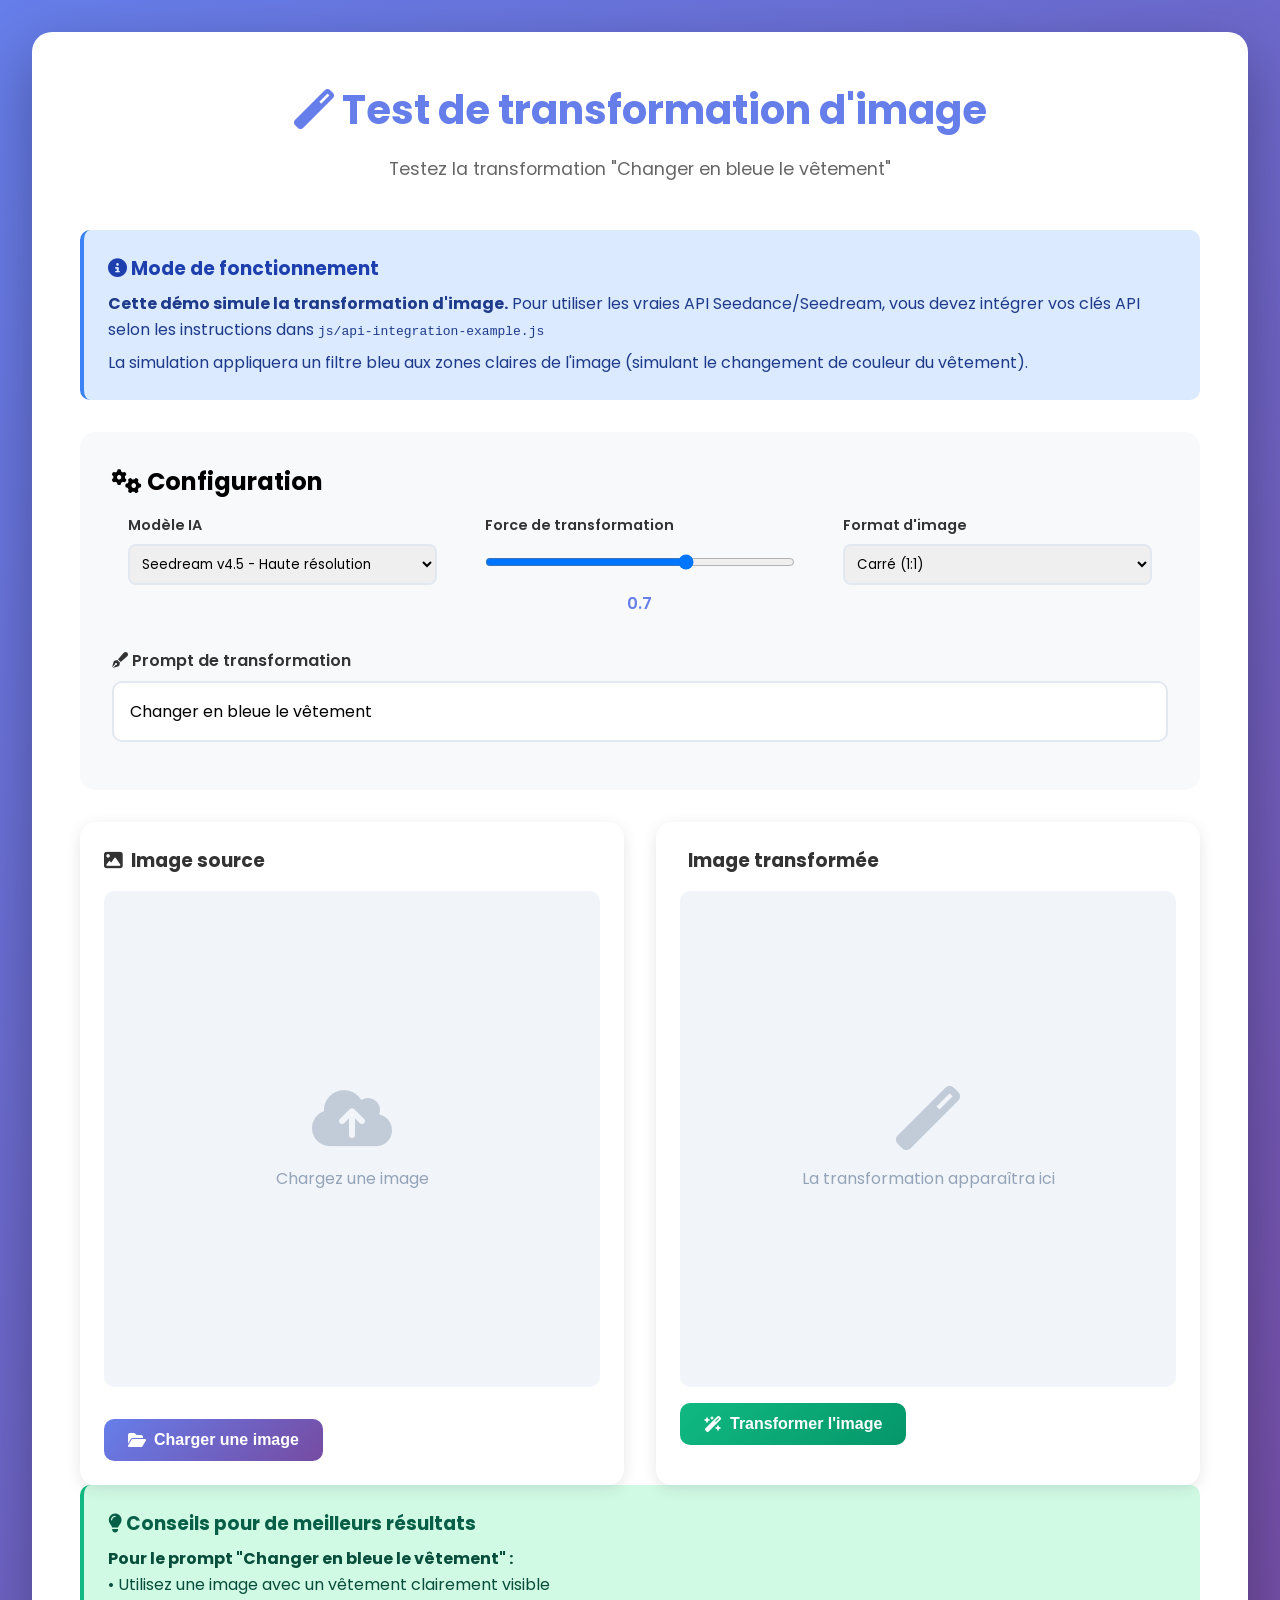
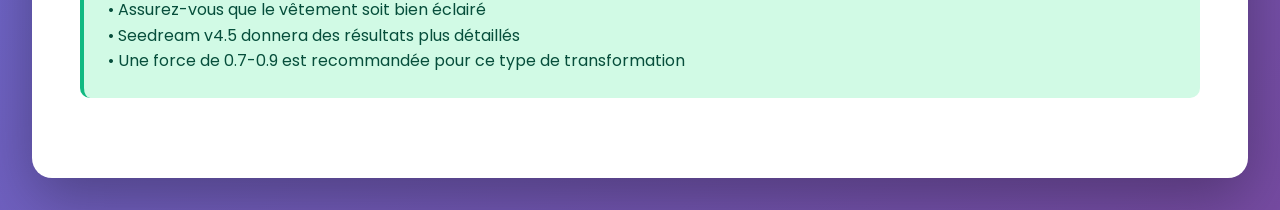
<file: demo-test.html>
<!DOCTYPE html>
<html lang="fr">
<head>
    <meta charset="UTF-8">
    <meta name="viewport" content="width=device-width, initial-scale=1.0">
    <title>Démo - Test de transformation</title>
    <link href="https://fonts.googleapis.com/css2?family=Poppins:wght@400;600;700&display=swap" rel="stylesheet">
    <link rel="stylesheet" href="https://cdn.jsdelivr.net/npm/@fortawesome/fontawesome-free@6.4.0/css/all.min.css">
    <style>
        * {
            margin: 0;
            padding: 0;
            box-sizing: border-box;
        }
        
        body {
            font-family: 'Poppins', sans-serif;
            background: linear-gradient(135deg, #667eea 0%, #764ba2 100%);
            min-height: 100vh;
            padding: 2rem;
        }
        
        .container {
            max-width: 1400px;
            margin: 0 auto;
            background: white;
            border-radius: 20px;
            padding: 3rem;
            box-shadow: 0 20px 60px rgba(0,0,0,0.3);
        }
        
        h1 {
            color: #667eea;
            text-align: center;
            margin-bottom: 1rem;
            font-size: 2.5rem;
        }
        
        .subtitle {
            text-align: center;
            color: #666;
            margin-bottom: 3rem;
            font-size: 1.1rem;
        }
        
        .demo-section {
            background: #f8f9fa;
            border-radius: 15px;
            padding: 2rem;
            margin-bottom: 2rem;
        }
        
        .demo-grid {
            display: grid;
            grid-template-columns: repeat(auto-fit, minmax(400px, 1fr));
            gap: 2rem;
            margin-top: 2rem;
        }
        
        .demo-card {
            background: white;
            border-radius: 15px;
            padding: 1.5rem;
            box-shadow: 0 4px 15px rgba(0,0,0,0.1);
        }
        
        .demo-card h3 {
            color: #333;
            margin-bottom: 1rem;
            display: flex;
            align-items: center;
            gap: 0.5rem;
        }
        
        .image-container {
            position: relative;
            border-radius: 10px;
            overflow: hidden;
            background: #f1f5f9;
            aspect-ratio: 1;
            display: flex;
            align-items: center;
            justify-content: center;
            margin-bottom: 1rem;
        }
        
        .placeholder {
            width: 100%;
            height: 100%;
            display: flex;
            flex-direction: column;
            align-items: center;
            justify-content: center;
            color: #94a3b8;
        }
        
        .placeholder i {
            font-size: 4rem;
            margin-bottom: 1rem;
            opacity: 0.5;
        }
        
        .upload-btn {
            margin-top: 1rem;
        }
        
        .btn {
            background: linear-gradient(135deg, #667eea 0%, #764ba2 100%);
            color: white;
            border: none;
            padding: 0.75rem 1.5rem;
            border-radius: 10px;
            font-size: 1rem;
            font-weight: 600;
            cursor: pointer;
            transition: transform 0.2s;
            display: inline-flex;
            align-items: center;
            gap: 0.5rem;
        }
        
        .btn:hover {
            transform: translateY(-2px);
        }
        
        .btn-secondary {
            background: linear-gradient(135deg, #10b981 0%, #059669 100%);
        }
        
        .prompt-input {
            width: 100%;
            padding: 1rem;
            border: 2px solid #e2e8f0;
            border-radius: 10px;
            font-size: 1rem;
            font-family: inherit;
            margin-bottom: 1rem;
            transition: border-color 0.3s;
        }
        
        .prompt-input:focus {
            outline: none;
            border-color: #667eea;
        }
        
        .result-canvas {
            width: 100%;
            height: 100%;
            object-fit: contain;
        }
        
        .info-box {
            background: #dbeafe;
            border-left: 4px solid #3b82f6;
            padding: 1.5rem;
            border-radius: 10px;
            margin-bottom: 2rem;
        }
        
        .info-box h3 {
            color: #1e40af;
            margin-bottom: 0.5rem;
        }
        
        .info-box p {
            color: #1e3a8a;
            line-height: 1.6;
        }
        
        .settings {
            display: grid;
            grid-template-columns: repeat(auto-fit, minmax(200px, 1fr));
            gap: 1rem;
            margin-bottom: 1rem;
        }
        
        .setting-item {
            background: #f8f9fa;
            padding: 1rem;
            border-radius: 10px;
        }
        
        .setting-item label {
            display: block;
            color: #333;
            font-weight: 600;
            margin-bottom: 0.5rem;
            font-size: 0.9rem;
        }
        
        .setting-item select,
        .setting-item input {
            width: 100%;
            padding: 0.5rem;
            border: 2px solid #e2e8f0;
            border-radius: 8px;
            font-family: inherit;
        }
        
        .progress-container {
            background: #f1f5f9;
            border-radius: 10px;
            padding: 1rem;
            margin-top: 1rem;
            display: none;
        }
        
        .progress-bar {
            width: 100%;
            height: 8px;
            background: #e2e8f0;
            border-radius: 10px;
            overflow: hidden;
            margin-bottom: 0.5rem;
        }
        
        .progress-fill {
            height: 100%;
            background: linear-gradient(135deg, #667eea 0%, #764ba2 100%);
            border-radius: 10px;
            transition: width 0.3s;
            width: 0%;
        }
        
        .progress-text {
            text-align: center;
            color: #666;
            font-size: 0.9rem;
        }
        
        .hidden {
            display: none !important;
        }
        
        @media (max-width: 768px) {
            .demo-grid {
                grid-template-columns: 1fr;
            }
            
            .settings {
                grid-template-columns: 1fr;
            }
        }
    </style>
</head>
<body>
    <div class="container">
        <h1><i class="fas fa-magic"></i> Test de transformation d'image</h1>
        <p class="subtitle">Testez la transformation "Changer en bleue le vêtement"</p>
        
        <div class="info-box">
            <h3><i class="fas fa-info-circle"></i> Mode de fonctionnement</h3>
            <p><strong>Cette démo simule la transformation d'image.</strong> Pour utiliser les vraies API Seedance/Seedream, vous devez intégrer vos clés API selon les instructions dans <code>js/api-integration-example.js</code></p>
            <p style="margin-top: 0.5rem;">La simulation appliquera un filtre bleu aux zones claires de l'image (simulant le changement de couleur du vêtement).</p>
        </div>
        
        <div class="demo-section">
            <h2><i class="fas fa-cogs"></i> Configuration</h2>
            
            <div class="settings">
                <div class="setting-item">
                    <label>Modèle IA</label>
                    <select id="modelSelect">
                        <option value="seedance">Seedance - Artistique</option>
                        <option value="seedream" selected>Seedream v4.5 - Haute résolution</option>
                    </select>
                </div>
                
                <div class="setting-item">
                    <label>Force de transformation</label>
                    <input type="range" id="strengthSlider" min="0.1" max="1.0" step="0.1" value="0.7">
                    <div style="text-align: center; margin-top: 0.25rem; color: #667eea; font-weight: 600;">
                        <span id="strengthValue">0.7</span>
                    </div>
                </div>
                
                <div class="setting-item">
                    <label>Format d'image</label>
                    <select id="ratioSelect">
                        <option value="1:1" selected>Carré (1:1)</option>
                        <option value="16:9">Paysage (16:9)</option>
                        <option value="9:16">Portrait (9:16)</option>
                        <option value="4:3">Standard (4:3)</option>
                    </select>
                </div>
            </div>
            
            <label style="display: block; color: #333; font-weight: 600; margin-bottom: 0.5rem;">
                <i class="fas fa-pen-fancy"></i> Prompt de transformation
            </label>
            <input 
                type="text" 
                id="promptInput" 
                class="prompt-input" 
                value="Changer en bleue le vêtement"
                placeholder="Décrivez la transformation souhaitée...">
        </div>
        
        <div class="demo-grid">
            <!-- Image source -->
            <div class="demo-card">
                <h3><i class="fas fa-image"></i> Image source</h3>
                <div class="image-container" id="sourceContainer">
                    <div class="placeholder">
                        <i class="fas fa-cloud-upload-alt"></i>
                        <p>Chargez une image</p>
                    </div>
                    <canvas id="sourceCanvas" class="result-canvas hidden"></canvas>
                </div>
                <input type="file" id="imageInput" accept="image/*" style="display: none;">
                <button class="btn upload-btn" onclick="document.getElementById('imageInput').click()">
                    <i class="fas fa-folder-open"></i> Charger une image
                </button>
            </div>
            
            <!-- Image transformée -->
            <div class="demo-card">
                <h3><i class="fas fa-sparkles"></i> Image transformée</h3>
                <div class="image-container" id="resultContainer">
                    <div class="placeholder">
                        <i class="fas fa-magic"></i>
                        <p>La transformation apparaîtra ici</p>
                    </div>
                    <canvas id="resultCanvas" class="result-canvas hidden"></canvas>
                </div>
                <button class="btn btn-secondary" id="transformBtn" disabled>
                    <i class="fas fa-wand-magic-sparkles"></i> Transformer l'image
                </button>
                
                <div class="progress-container" id="progressContainer">
                    <div class="progress-bar">
                        <div class="progress-fill" id="progressFill"></div>
                    </div>
                    <div class="progress-text" id="progressText">Traitement en cours...</div>
                </div>
            </div>
        </div>
        
        <div class="info-box" style="background: #d1fae5; border-left-color: #10b981;">
            <h3 style="color: #065f46;"><i class="fas fa-lightbulb"></i> Conseils pour de meilleurs résultats</h3>
            <p style="color: #064e3b;">
                <strong>Pour le prompt "Changer en bleue le vêtement" :</strong><br>
                • Utilisez une image avec un vêtement clairement visible<br>
                • Assurez-vous que le vêtement soit bien éclairé<br>
                • Seedream v4.5 donnera des résultats plus détaillés<br>
                • Une force de 0.7-0.9 est recommandée pour ce type de transformation
            </p>
        </div>
    </div>
    
    <script>
        let sourceImage = null;
        
        // Elements
        const imageInput = document.getElementById('imageInput');
        const sourceCanvas = document.getElementById('sourceCanvas');
        const resultCanvas = document.getElementById('resultCanvas');
        const transformBtn = document.getElementById('transformBtn');
        const promptInput = document.getElementById('promptInput');
        const modelSelect = document.getElementById('modelSelect');
        const strengthSlider = document.getElementById('strengthSlider');
        const strengthValue = document.getElementById('strengthValue');
        const ratioSelect = document.getElementById('ratioSelect');
        const progressContainer = document.getElementById('progressContainer');
        const progressFill = document.getElementById('progressFill');
        const progressText = document.getElementById('progressText');
        
        // Update strength display
        strengthSlider.addEventListener('input', (e) => {
            strengthValue.textContent = e.target.value;
        });
        
        // Load image
        imageInput.addEventListener('change', (e) => {
            const file = e.target.files[0];
            if (!file) return;
            
            const reader = new FileReader();
            reader.onload = (event) => {
                const img = new Image();
                img.onload = () => {
                    sourceImage = img;
                    displaySourceImage(img);
                    transformBtn.disabled = false;
                };
                img.src = event.target.result;
            };
            reader.readAsDataURL(file);
        });
        
        // Display source image
        function displaySourceImage(img) {
            const ctx = sourceCanvas.getContext('2d');
            sourceCanvas.width = img.width;
            sourceCanvas.height = img.height;
            ctx.drawImage(img, 0, 0);
            
            document.querySelector('#sourceContainer .placeholder').classList.add('hidden');
            sourceCanvas.classList.remove('hidden');
        }
        
        // Transform button
        transformBtn.addEventListener('click', async () => {
            if (!sourceImage) return;
            
            transformBtn.disabled = true;
            progressContainer.style.display = 'block';
            
            // Simulate API call with progress
            await simulateTransformation();
            
            transformBtn.disabled = false;
            progressContainer.style.display = 'none';
        });
        
        // Simulate transformation
        async function simulateTransformation() {
            const ctx = resultCanvas.getContext('2d');
            resultCanvas.width = sourceImage.width;
            resultCanvas.height = sourceImage.height;
            
            // Progress updates
            updateProgress(20, 'Préparation de l\'image...');
            await sleep(500);
            
            updateProgress(40, 'Analyse du vêtement...');
            await sleep(500);
            
            updateProgress(60, 'Application de la couleur bleue...');
            await sleep(500);
            
            // Draw original image
            ctx.drawImage(sourceImage, 0, 0);
            
            // Apply blue color transformation (simulation)
            const imageData = ctx.getImageData(0, 0, resultCanvas.width, resultCanvas.height);
            const data = imageData.data;
            const strength = parseFloat(strengthSlider.value);
            
            // Convert clothing to blue (simplified algorithm)
            for (let i = 0; i < data.length; i += 4) {
                const r = data[i];
                const g = data[i + 1];
                const b = data[i + 2];
                
                // Calculate brightness
                const brightness = (r + g + b) / 3;
                
                // If relatively bright (likely clothing), shift to blue
                if (brightness > 80) {
                    // Apply blue tint with strength
                    const blueShift = strength * 100;
                    data[i] = Math.max(0, r - blueShift * 0.5); // Reduce red
                    data[i + 1] = Math.max(0, g - blueShift * 0.3); // Reduce green slightly
                    data[i + 2] = Math.min(255, b + blueShift); // Increase blue
                }
            }
            
            updateProgress(80, 'Finalisation...');
            await sleep(500);
            
            ctx.putImageData(imageData, 0, 0);
            
            updateProgress(100, 'Terminé !');
            await sleep(500);
            
            // Show result
            document.querySelector('#resultContainer .placeholder').classList.add('hidden');
            resultCanvas.classList.remove('hidden');
        }
        
        function updateProgress(percent, text) {
            progressFill.style.width = percent + '%';
            progressText.textContent = text;
        }
        
        function sleep(ms) {
            return new Promise(resolve => setTimeout(resolve, ms));
        }
        
        console.log('✅ Démo de transformation chargée');
        console.log('📝 Prompt défini: "Changer en bleue le vêtement"');
        console.log('🤖 Modèle: Seedream v4.5');
        console.log('⚠️ Mode simulation - Pour les vraies API, voir js/api-integration-example.js');
    </script>
</body>
</html>
</file>
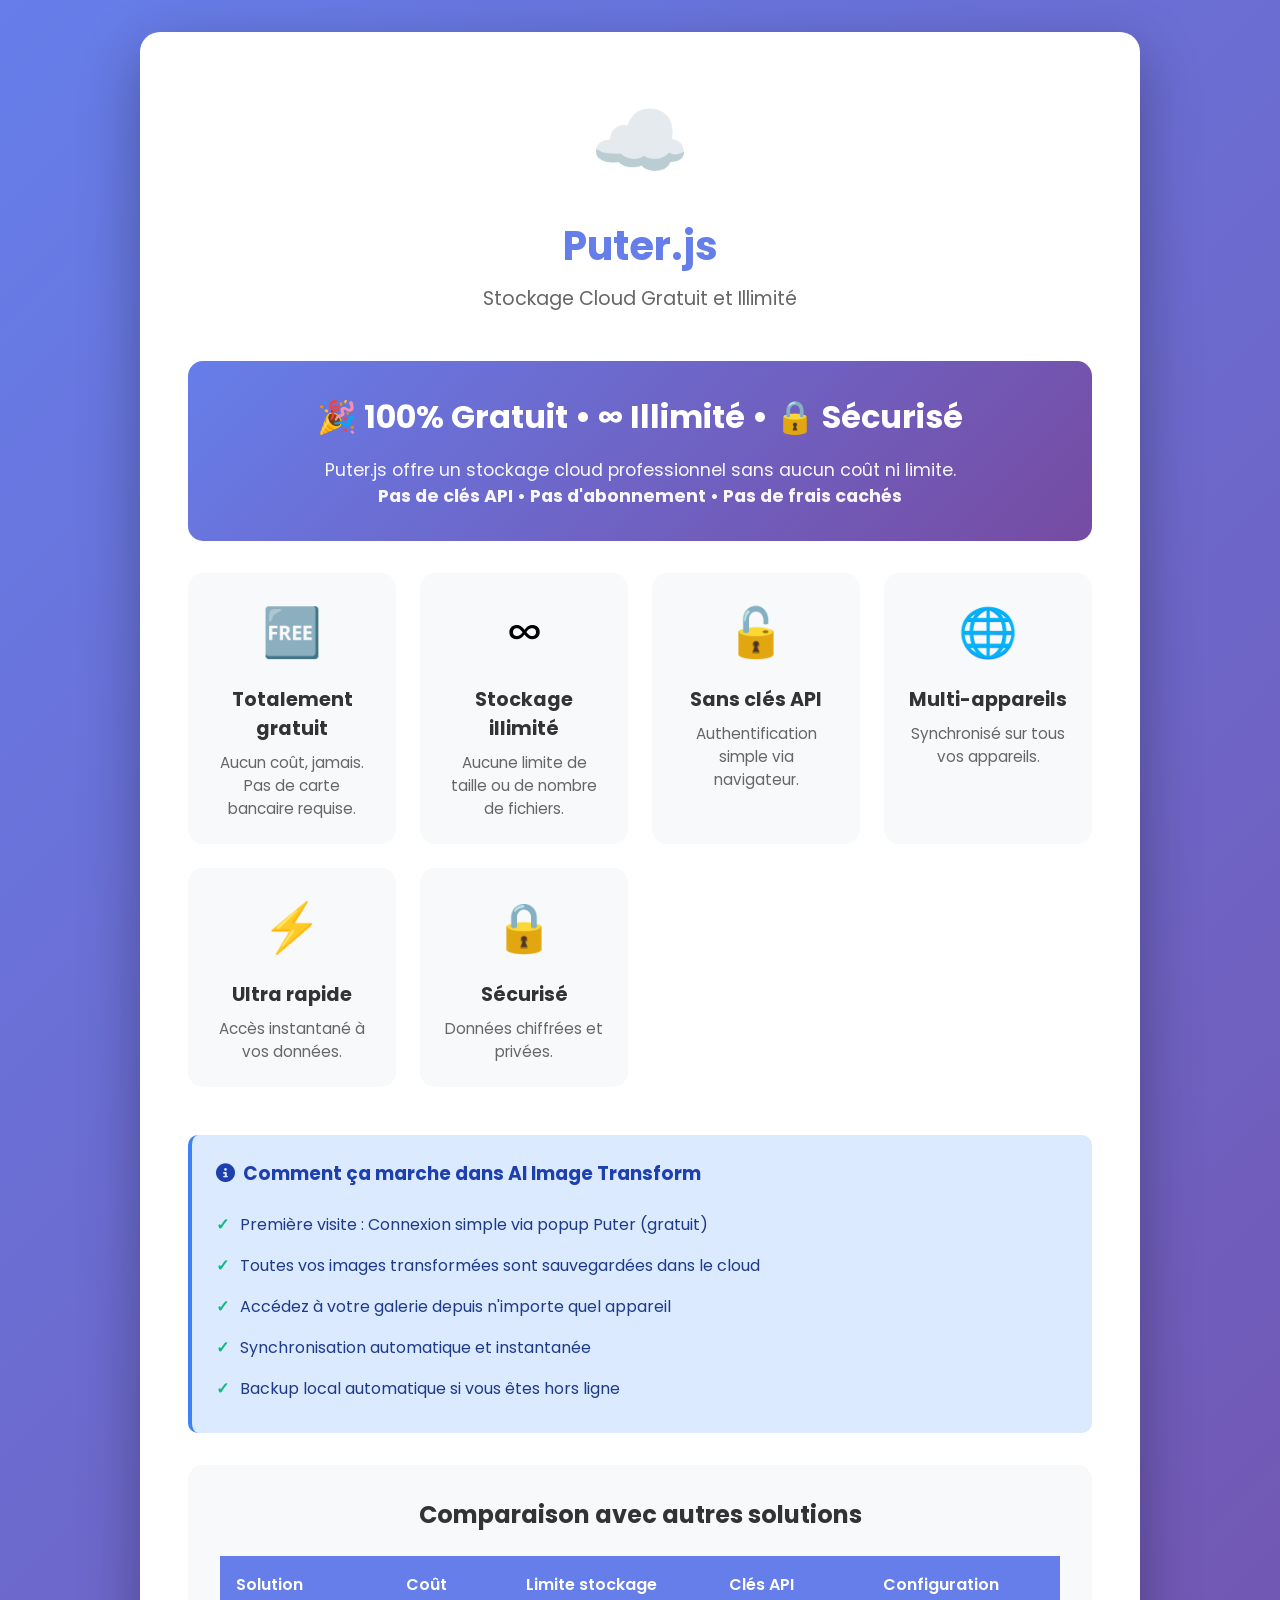
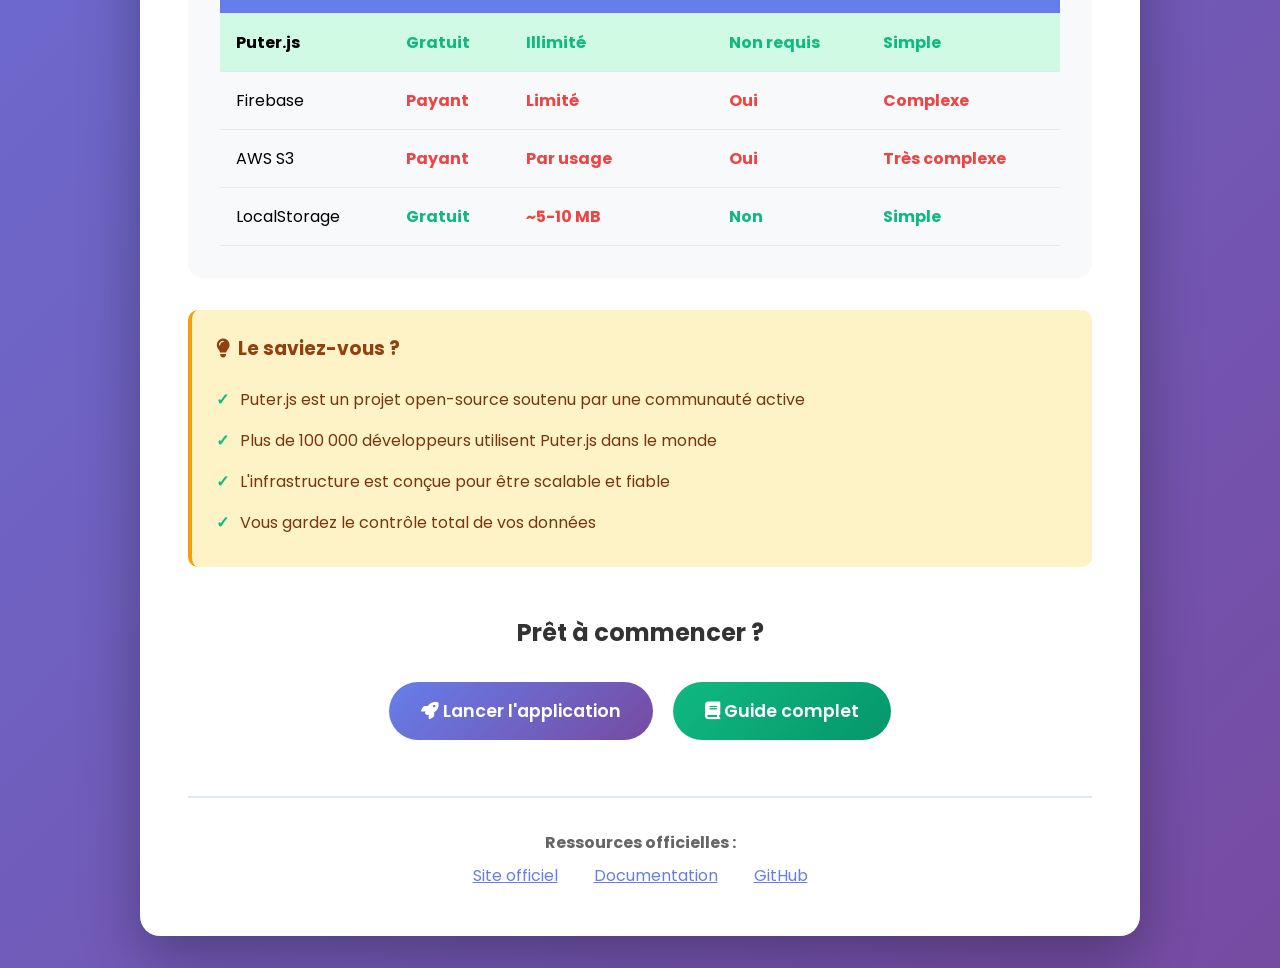
<file: puter-info.html>
<!DOCTYPE html>
<html lang="fr">
<head>
    <meta charset="UTF-8">
    <meta name="viewport" content="width=device-width, initial-scale=1.0">
    <title>Puter.js - Stockage Cloud Gratuit</title>
    <link href="https://fonts.googleapis.com/css2?family=Poppins:wght@400;600;700&display=swap" rel="stylesheet">
    <link rel="stylesheet" href="https://cdn.jsdelivr.net/npm/@fortawesome/fontawesome-free@6.4.0/css/all.min.css">
    <style>
        * {
            margin: 0;
            padding: 0;
            box-sizing: border-box;
        }
        
        body {
            font-family: 'Poppins', sans-serif;
            background: linear-gradient(135deg, #667eea 0%, #764ba2 100%);
            min-height: 100vh;
            padding: 2rem;
        }
        
        .container {
            max-width: 1000px;
            margin: 0 auto;
            background: white;
            border-radius: 20px;
            padding: 3rem;
            box-shadow: 0 20px 60px rgba(0,0,0,0.3);
        }
        
        .header {
            text-align: center;
            margin-bottom: 3rem;
        }
        
        .logo {
            font-size: 5rem;
            margin-bottom: 1rem;
        }
        
        h1 {
            color: #667eea;
            font-size: 2.5rem;
            margin-bottom: 0.5rem;
        }
        
        .subtitle {
            color: #666;
            font-size: 1.2rem;
        }
        
        .highlight-box {
            background: linear-gradient(135deg, #667eea 0%, #764ba2 100%);
            color: white;
            padding: 2rem;
            border-radius: 15px;
            margin-bottom: 2rem;
            text-align: center;
        }
        
        .highlight-box h2 {
            font-size: 2rem;
            margin-bottom: 1rem;
        }
        
        .highlight-box p {
            font-size: 1.1rem;
            opacity: 0.95;
        }
        
        .benefits {
            display: grid;
            grid-template-columns: repeat(auto-fit, minmax(200px, 1fr));
            gap: 1.5rem;
            margin-bottom: 3rem;
        }
        
        .benefit-card {
            background: #f8f9fa;
            padding: 1.5rem;
            border-radius: 15px;
            text-align: center;
            transition: transform 0.3s;
        }
        
        .benefit-card:hover {
            transform: translateY(-5px);
        }
        
        .benefit-icon {
            font-size: 3rem;
            margin-bottom: 1rem;
        }
        
        .benefit-card h3 {
            color: #333;
            font-size: 1.2rem;
            margin-bottom: 0.5rem;
        }
        
        .benefit-card p {
            color: #666;
            font-size: 0.95rem;
        }
        
        .comparison {
            background: #f8f9fa;
            border-radius: 15px;
            padding: 2rem;
            margin-bottom: 2rem;
        }
        
        .comparison h2 {
            color: #333;
            text-align: center;
            margin-bottom: 1.5rem;
        }
        
        table {
            width: 100%;
            border-collapse: collapse;
        }
        
        th, td {
            padding: 1rem;
            text-align: left;
            border-bottom: 1px solid #e2e8f0;
        }
        
        th {
            background: #667eea;
            color: white;
            font-weight: 600;
        }
        
        tr:hover {
            background: #f1f5f9;
        }
        
        .check {
            color: #10b981;
            font-weight: bold;
        }
        
        .cross {
            color: #ef4444;
            font-weight: bold;
        }
        
        .info-section {
            background: #dbeafe;
            border-left: 4px solid #3b82f6;
            padding: 1.5rem;
            border-radius: 10px;
            margin-bottom: 2rem;
        }
        
        .info-section h3 {
            color: #1e40af;
            margin-bottom: 1rem;
            display: flex;
            align-items: center;
            gap: 0.5rem;
        }
        
        .info-section ul {
            list-style: none;
            padding: 0;
        }
        
        .info-section li {
            color: #1e3a8a;
            padding: 0.5rem 0;
            padding-left: 1.5rem;
            position: relative;
        }
        
        .info-section li::before {
            content: "✓";
            position: absolute;
            left: 0;
            color: #10b981;
            font-weight: bold;
        }
        
        .cta {
            text-align: center;
            margin-top: 3rem;
        }
        
        .btn {
            display: inline-block;
            background: linear-gradient(135deg, #667eea 0%, #764ba2 100%);
            color: white;
            padding: 1rem 2rem;
            border-radius: 50px;
            text-decoration: none;
            font-weight: 600;
            font-size: 1.1rem;
            transition: transform 0.3s;
            margin: 0.5rem;
        }
        
        .btn:hover {
            transform: translateY(-2px);
        }
        
        .btn-secondary {
            background: linear-gradient(135deg, #10b981 0%, #059669 100%);
        }
    </style>
</head>
<body>
    <div class="container">
        <div class="header">
            <div class="logo">☁️</div>
            <h1>Puter.js</h1>
            <p class="subtitle">Stockage Cloud Gratuit et Illimité</p>
        </div>
        
        <div class="highlight-box">
            <h2>🎉 100% Gratuit • ∞ Illimité • 🔒 Sécurisé</h2>
            <p>Puter.js offre un stockage cloud professionnel sans aucun coût ni limite.<br>
            <strong>Pas de clés API • Pas d'abonnement • Pas de frais cachés</strong></p>
        </div>
        
        <div class="benefits">
            <div class="benefit-card">
                <div class="benefit-icon">🆓</div>
                <h3>Totalement gratuit</h3>
                <p>Aucun coût, jamais. Pas de carte bancaire requise.</p>
            </div>
            
            <div class="benefit-card">
                <div class="benefit-icon">∞</div>
                <h3>Stockage illimité</h3>
                <p>Aucune limite de taille ou de nombre de fichiers.</p>
            </div>
            
            <div class="benefit-card">
                <div class="benefit-icon">🔓</div>
                <h3>Sans clés API</h3>
                <p>Authentification simple via navigateur.</p>
            </div>
            
            <div class="benefit-card">
                <div class="benefit-icon">🌐</div>
                <h3>Multi-appareils</h3>
                <p>Synchronisé sur tous vos appareils.</p>
            </div>
            
            <div class="benefit-card">
                <div class="benefit-icon">⚡</div>
                <h3>Ultra rapide</h3>
                <p>Accès instantané à vos données.</p>
            </div>
            
            <div class="benefit-card">
                <div class="benefit-icon">🔒</div>
                <h3>Sécurisé</h3>
                <p>Données chiffrées et privées.</p>
            </div>
        </div>
        
        <div class="info-section">
            <h3><i class="fas fa-info-circle"></i> Comment ça marche dans AI Image Transform</h3>
            <ul>
                <li>Première visite : Connexion simple via popup Puter (gratuit)</li>
                <li>Toutes vos images transformées sont sauvegardées dans le cloud</li>
                <li>Accédez à votre galerie depuis n'importe quel appareil</li>
                <li>Synchronisation automatique et instantanée</li>
                <li>Backup local automatique si vous êtes hors ligne</li>
            </ul>
        </div>
        
        <div class="comparison">
            <h2>Comparaison avec autres solutions</h2>
            <table>
                <thead>
                    <tr>
                        <th>Solution</th>
                        <th>Coût</th>
                        <th>Limite stockage</th>
                        <th>Clés API</th>
                        <th>Configuration</th>
                    </tr>
                </thead>
                <tbody>
                    <tr style="background: #d1fae5;">
                        <td><strong>Puter.js</strong></td>
                        <td class="check">Gratuit</td>
                        <td class="check">Illimité</td>
                        <td class="check">Non requis</td>
                        <td class="check">Simple</td>
                    </tr>
                    <tr>
                        <td>Firebase</td>
                        <td class="cross">Payant</td>
                        <td class="cross">Limité</td>
                        <td class="cross">Oui</td>
                        <td class="cross">Complexe</td>
                    </tr>
                    <tr>
                        <td>AWS S3</td>
                        <td class="cross">Payant</td>
                        <td class="cross">Par usage</td>
                        <td class="cross">Oui</td>
                        <td class="cross">Très complexe</td>
                    </tr>
                    <tr>
                        <td>LocalStorage</td>
                        <td class="check">Gratuit</td>
                        <td class="cross">~5-10 MB</td>
                        <td class="check">Non</td>
                        <td class="check">Simple</td>
                    </tr>
                </tbody>
            </table>
        </div>
        
        <div class="info-section" style="background: #fef3c7; border-left-color: #f59e0b;">
            <h3 style="color: #92400e;"><i class="fas fa-lightbulb"></i> Le saviez-vous ?</h3>
            <ul>
                <li style="color: #78350f;">Puter.js est un projet open-source soutenu par une communauté active</li>
                <li style="color: #78350f;">Plus de 100 000 développeurs utilisent Puter.js dans le monde</li>
                <li style="color: #78350f;">L'infrastructure est conçue pour être scalable et fiable</li>
                <li style="color: #78350f;">Vous gardez le contrôle total de vos données</li>
            </ul>
        </div>
        
        <div class="cta">
            <h2 style="color: #333; margin-bottom: 1.5rem;">Prêt à commencer ?</h2>
            <a href="index.html" class="btn">
                <i class="fas fa-rocket"></i> Lancer l'application
            </a>
            <a href="PUTER_GUIDE.md" class="btn btn-secondary">
                <i class="fas fa-book"></i> Guide complet
            </a>
        </div>
        
        <div style="margin-top: 3rem; padding-top: 2rem; border-top: 2px solid #e2e8f0; text-align: center; color: #666;">
            <p><strong>Ressources officielles :</strong></p>
            <p style="margin-top: 0.5rem;">
                <a href="https://puter.com" target="_blank" style="color: #667eea; margin: 0 1rem;">Site officiel</a>
                <a href="https://docs.puter.com" target="_blank" style="color: #667eea; margin: 0 1rem;">Documentation</a>
                <a href="https://github.com/HeyPuter/puter" target="_blank" style="color: #667eea; margin: 0 1rem;">GitHub</a>
            </p>
        </div>
    </div>
</body>
</html>
</file>
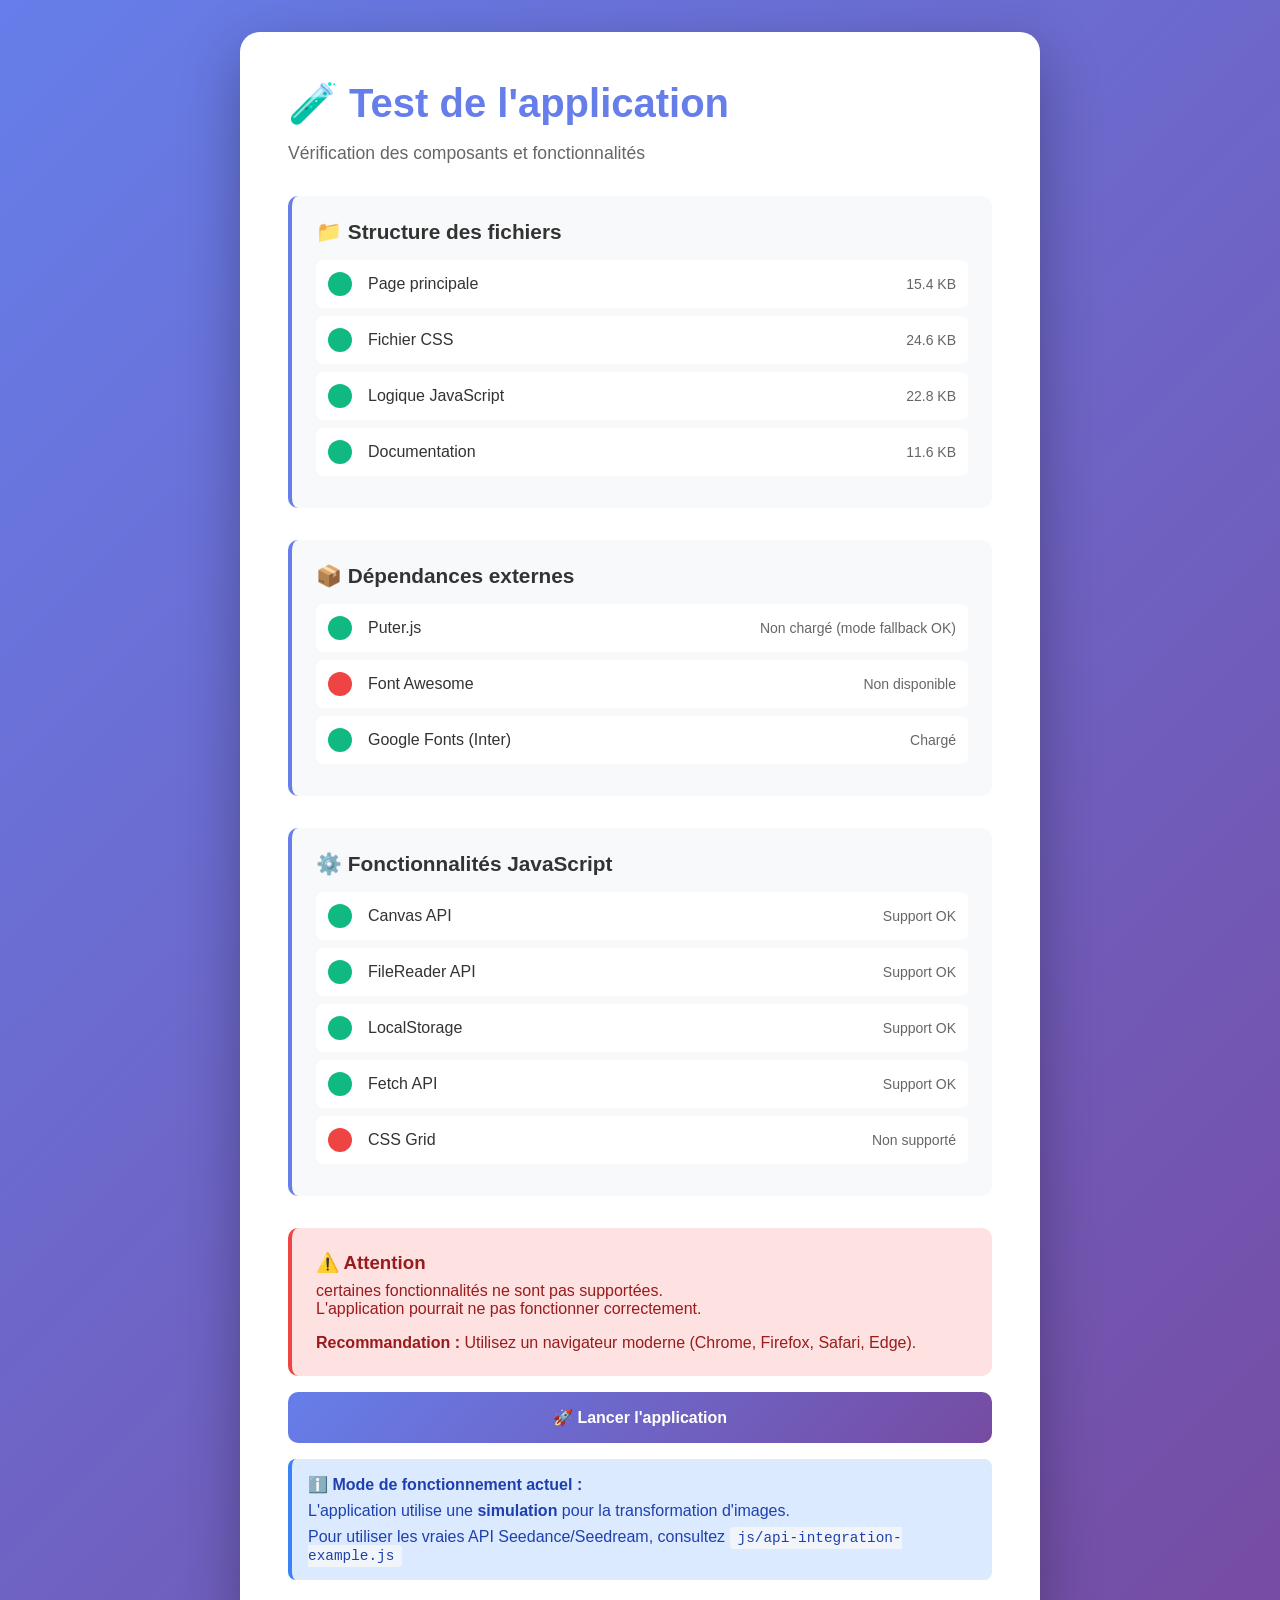
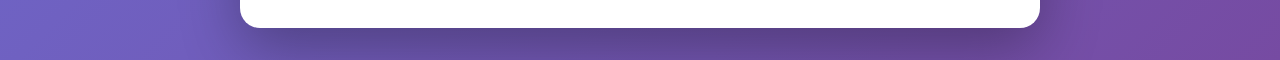
<file: test.html>
<!DOCTYPE html>
<html lang="fr">
<head>
    <meta charset="UTF-8">
    <meta name="viewport" content="width=device-width, initial-scale=1.0">
    <title>Test - AI Image Transform</title>
    <style>
        * {
            margin: 0;
            padding: 0;
            box-sizing: border-box;
        }
        
        body {
            font-family: 'Segoe UI', Tahoma, Geneva, Verdana, sans-serif;
            background: linear-gradient(135deg, #667eea 0%, #764ba2 100%);
            min-height: 100vh;
            display: flex;
            align-items: center;
            justify-content: center;
            padding: 2rem;
        }
        
        .test-container {
            background: white;
            border-radius: 20px;
            padding: 3rem;
            max-width: 800px;
            width: 100%;
            box-shadow: 0 20px 60px rgba(0,0,0,0.3);
        }
        
        h1 {
            color: #667eea;
            margin-bottom: 1rem;
            font-size: 2.5rem;
        }
        
        .subtitle {
            color: #666;
            margin-bottom: 2rem;
            font-size: 1.1rem;
        }
        
        .test-section {
            margin-bottom: 2rem;
            padding: 1.5rem;
            background: #f8f9fa;
            border-radius: 10px;
            border-left: 4px solid #667eea;
        }
        
        .test-section h2 {
            color: #333;
            font-size: 1.3rem;
            margin-bottom: 1rem;
            display: flex;
            align-items: center;
            gap: 0.5rem;
        }
        
        .test-item {
            display: flex;
            align-items: center;
            padding: 0.75rem;
            margin-bottom: 0.5rem;
            background: white;
            border-radius: 8px;
            gap: 1rem;
        }
        
        .status {
            width: 24px;
            height: 24px;
            border-radius: 50%;
            flex-shrink: 0;
        }
        
        .status.success {
            background: #10b981;
        }
        
        .status.error {
            background: #ef4444;
        }
        
        .status.pending {
            background: #f59e0b;
            animation: pulse 2s infinite;
        }
        
        @keyframes pulse {
            0%, 100% { opacity: 1; }
            50% { opacity: 0.5; }
        }
        
        .test-label {
            flex: 1;
            color: #333;
        }
        
        .test-detail {
            font-size: 0.875rem;
            color: #666;
        }
        
        .btn {
            background: linear-gradient(135deg, #667eea 0%, #764ba2 100%);
            color: white;
            border: none;
            padding: 1rem 2rem;
            border-radius: 10px;
            font-size: 1rem;
            font-weight: 600;
            cursor: pointer;
            transition: transform 0.2s;
            width: 100%;
            margin-top: 1rem;
        }
        
        .btn:hover {
            transform: translateY(-2px);
        }
        
        .success-message {
            background: #d1fae5;
            color: #065f46;
            padding: 1.5rem;
            border-radius: 10px;
            margin-top: 2rem;
            border-left: 4px solid #10b981;
        }
        
        .error-message {
            background: #fee2e2;
            color: #991b1b;
            padding: 1.5rem;
            border-radius: 10px;
            margin-top: 2rem;
            border-left: 4px solid #ef4444;
        }
        
        code {
            background: #f1f5f9;
            padding: 0.2rem 0.5rem;
            border-radius: 4px;
            font-family: 'Courier New', monospace;
            font-size: 0.9rem;
        }
        
        .info-box {
            background: #dbeafe;
            border-left: 4px solid #3b82f6;
            padding: 1rem;
            border-radius: 8px;
            margin-top: 1rem;
        }
        
        .info-box p {
            color: #1e40af;
            margin-bottom: 0.5rem;
        }
        
        .info-box p:last-child {
            margin-bottom: 0;
        }
    </style>
</head>
<body>
    <div class="test-container">
        <h1>🧪 Test de l'application</h1>
        <p class="subtitle">Vérification des composants et fonctionnalités</p>
        
        <!-- Test des fichiers -->
        <div class="test-section">
            <h2>📁 Structure des fichiers</h2>
            <div id="file-tests">
                <!-- Rempli par JavaScript -->
            </div>
        </div>
        
        <!-- Test des dépendances -->
        <div class="test-section">
            <h2>📦 Dépendances externes</h2>
            <div id="dependency-tests">
                <!-- Rempli par JavaScript -->
            </div>
        </div>
        
        <!-- Test des fonctionnalités -->
        <div class="test-section">
            <h2>⚙️ Fonctionnalités JavaScript</h2>
            <div id="feature-tests">
                <!-- Rempli par JavaScript -->
            </div>
        </div>
        
        <!-- Résultat global -->
        <div id="result-container"></div>
        
        <!-- Bouton pour lancer l'app -->
        <button class="btn" onclick="window.location.href='index.html'">
            🚀 Lancer l'application
        </button>
        
        <!-- Informations -->
        <div class="info-box">
            <p><strong>ℹ️ Mode de fonctionnement actuel :</strong></p>
            <p>L'application utilise une <strong>simulation</strong> pour la transformation d'images.</p>
            <p>Pour utiliser les vraies API Seedance/Seedream, consultez <code>js/api-integration-example.js</code></p>
        </div>
    </div>
    
    <script>
        // Fonction utilitaire pour créer un item de test
        function createTestItem(label, detail, status) {
            return `
                <div class="test-item">
                    <div class="status ${status}"></div>
                    <div class="test-label">${label}</div>
                    <div class="test-detail">${detail}</div>
                </div>
            `;
        }
        
        // Tests des fichiers
        async function testFiles() {
            const container = document.getElementById('file-tests');
            const files = [
                { path: 'index.html', name: 'Page principale' },
                { path: 'css/style.css', name: 'Fichier CSS' },
                { path: 'js/app.js', name: 'Logique JavaScript' },
                { path: 'README.md', name: 'Documentation' }
            ];
            
            let html = '';
            let allSuccess = true;
            
            for (const file of files) {
                try {
                    const response = await fetch(file.path);
                    if (response.ok) {
                        const size = response.headers.get('content-length');
                        const sizeKb = size ? `${(size / 1024).toFixed(1)} KB` : 'OK';
                        html += createTestItem(file.name, sizeKb, 'success');
                    } else {
                        html += createTestItem(file.name, 'Non trouvé', 'error');
                        allSuccess = false;
                    }
                } catch (error) {
                    html += createTestItem(file.name, 'Erreur', 'error');
                    allSuccess = false;
                }
            }
            
            container.innerHTML = html;
            return allSuccess;
        }
        
        // Tests des dépendances
        function testDependencies() {
            const container = document.getElementById('dependency-tests');
            let html = '';
            let allSuccess = true;
            
            // Test Puter.js
            if (typeof puter !== 'undefined') {
                html += createTestItem('Puter.js', 'Chargé', 'success');
            } else {
                html += createTestItem('Puter.js', 'Non chargé (mode fallback OK)', 'success');
            }
            
            // Test Font Awesome (vérifier si les styles sont chargés)
            const faTest = document.createElement('i');
            faTest.className = 'fas fa-check';
            faTest.style.display = 'none';
            document.body.appendChild(faTest);
            const faLoaded = window.getComputedStyle(faTest).fontFamily.includes('Font Awesome');
            document.body.removeChild(faTest);
            
            if (faLoaded) {
                html += createTestItem('Font Awesome', 'Chargé', 'success');
            } else {
                html += createTestItem('Font Awesome', 'Non disponible', 'error');
                allSuccess = false;
            }
            
            // Test Google Fonts
            const fontTest = document.createElement('div');
            fontTest.style.fontFamily = 'Inter';
            fontTest.style.display = 'none';
            document.body.appendChild(fontTest);
            const fontLoaded = window.getComputedStyle(fontTest).fontFamily.includes('Inter');
            document.body.removeChild(fontTest);
            
            if (fontLoaded) {
                html += createTestItem('Google Fonts (Inter)', 'Chargé', 'success');
            } else {
                html += createTestItem('Google Fonts (Inter)', 'Fallback activé', 'success');
            }
            
            container.innerHTML = html;
            return allSuccess;
        }
        
        // Tests des fonctionnalités
        function testFeatures() {
            const container = document.getElementById('feature-tests');
            let html = '';
            let allSuccess = true;
            
            // Test Canvas API
            try {
                const canvas = document.createElement('canvas');
                const ctx = canvas.getContext('2d');
                if (ctx) {
                    html += createTestItem('Canvas API', 'Support OK', 'success');
                } else {
                    html += createTestItem('Canvas API', 'Non supporté', 'error');
                    allSuccess = false;
                }
            } catch (error) {
                html += createTestItem('Canvas API', 'Erreur', 'error');
                allSuccess = false;
            }
            
            // Test FileReader API
            if (typeof FileReader !== 'undefined') {
                html += createTestItem('FileReader API', 'Support OK', 'success');
            } else {
                html += createTestItem('FileReader API', 'Non supporté', 'error');
                allSuccess = false;
            }
            
            // Test localStorage
            try {
                localStorage.setItem('test', 'test');
                localStorage.removeItem('test');
                html += createTestItem('LocalStorage', 'Support OK', 'success');
            } catch (error) {
                html += createTestItem('LocalStorage', 'Non disponible', 'error');
                allSuccess = false;
            }
            
            // Test Fetch API
            if (typeof fetch !== 'undefined') {
                html += createTestItem('Fetch API', 'Support OK', 'success');
            } else {
                html += createTestItem('Fetch API', 'Non supporté', 'error');
                allSuccess = false;
            }
            
            // Test CSS Grid
            const gridTest = document.createElement('div');
            gridTest.style.display = 'grid';
            const gridSupported = window.getComputedStyle(gridTest).display === 'grid';
            
            if (gridSupported) {
                html += createTestItem('CSS Grid', 'Support OK', 'success');
            } else {
                html += createTestItem('CSS Grid', 'Non supporté', 'error');
                allSuccess = false;
            }
            
            container.innerHTML = html;
            return allSuccess;
        }
        
        // Afficher le résultat global
        function displayResult(filesOk, depsOk, featuresOk) {
            const container = document.getElementById('result-container');
            
            if (filesOk && featuresOk) {
                container.innerHTML = `
                    <div class="success-message">
                        <h3 style="margin-bottom: 0.5rem;">✅ Tous les tests sont passés !</h3>
                        <p>L'application est prête à être utilisée. Cliquez sur le bouton ci-dessous pour la lancer.</p>
                    </div>
                `;
            } else {
                let errors = [];
                if (!filesOk) errors.push('certains fichiers sont manquants');
                if (!featuresOk) errors.push('certaines fonctionnalités ne sont pas supportées');
                
                container.innerHTML = `
                    <div class="error-message">
                        <h3 style="margin-bottom: 0.5rem;">⚠️ Attention</h3>
                        <p>${errors.join(' et ')}.</p>
                        <p>L'application pourrait ne pas fonctionner correctement.</p>
                        <p style="margin-top: 1rem;"><strong>Recommandation :</strong> Utilisez un navigateur moderne (Chrome, Firefox, Safari, Edge).</p>
                    </div>
                `;
            }
        }
        
        // Exécuter tous les tests
        async function runTests() {
            const filesOk = await testFiles();
            const depsOk = testDependencies();
            const featuresOk = testFeatures();
            
            displayResult(filesOk, depsOk, featuresOk);
        }
        
        // Lancer les tests au chargement
        window.addEventListener('DOMContentLoaded', runTests);
    </script>
</body>
</html>
</file>
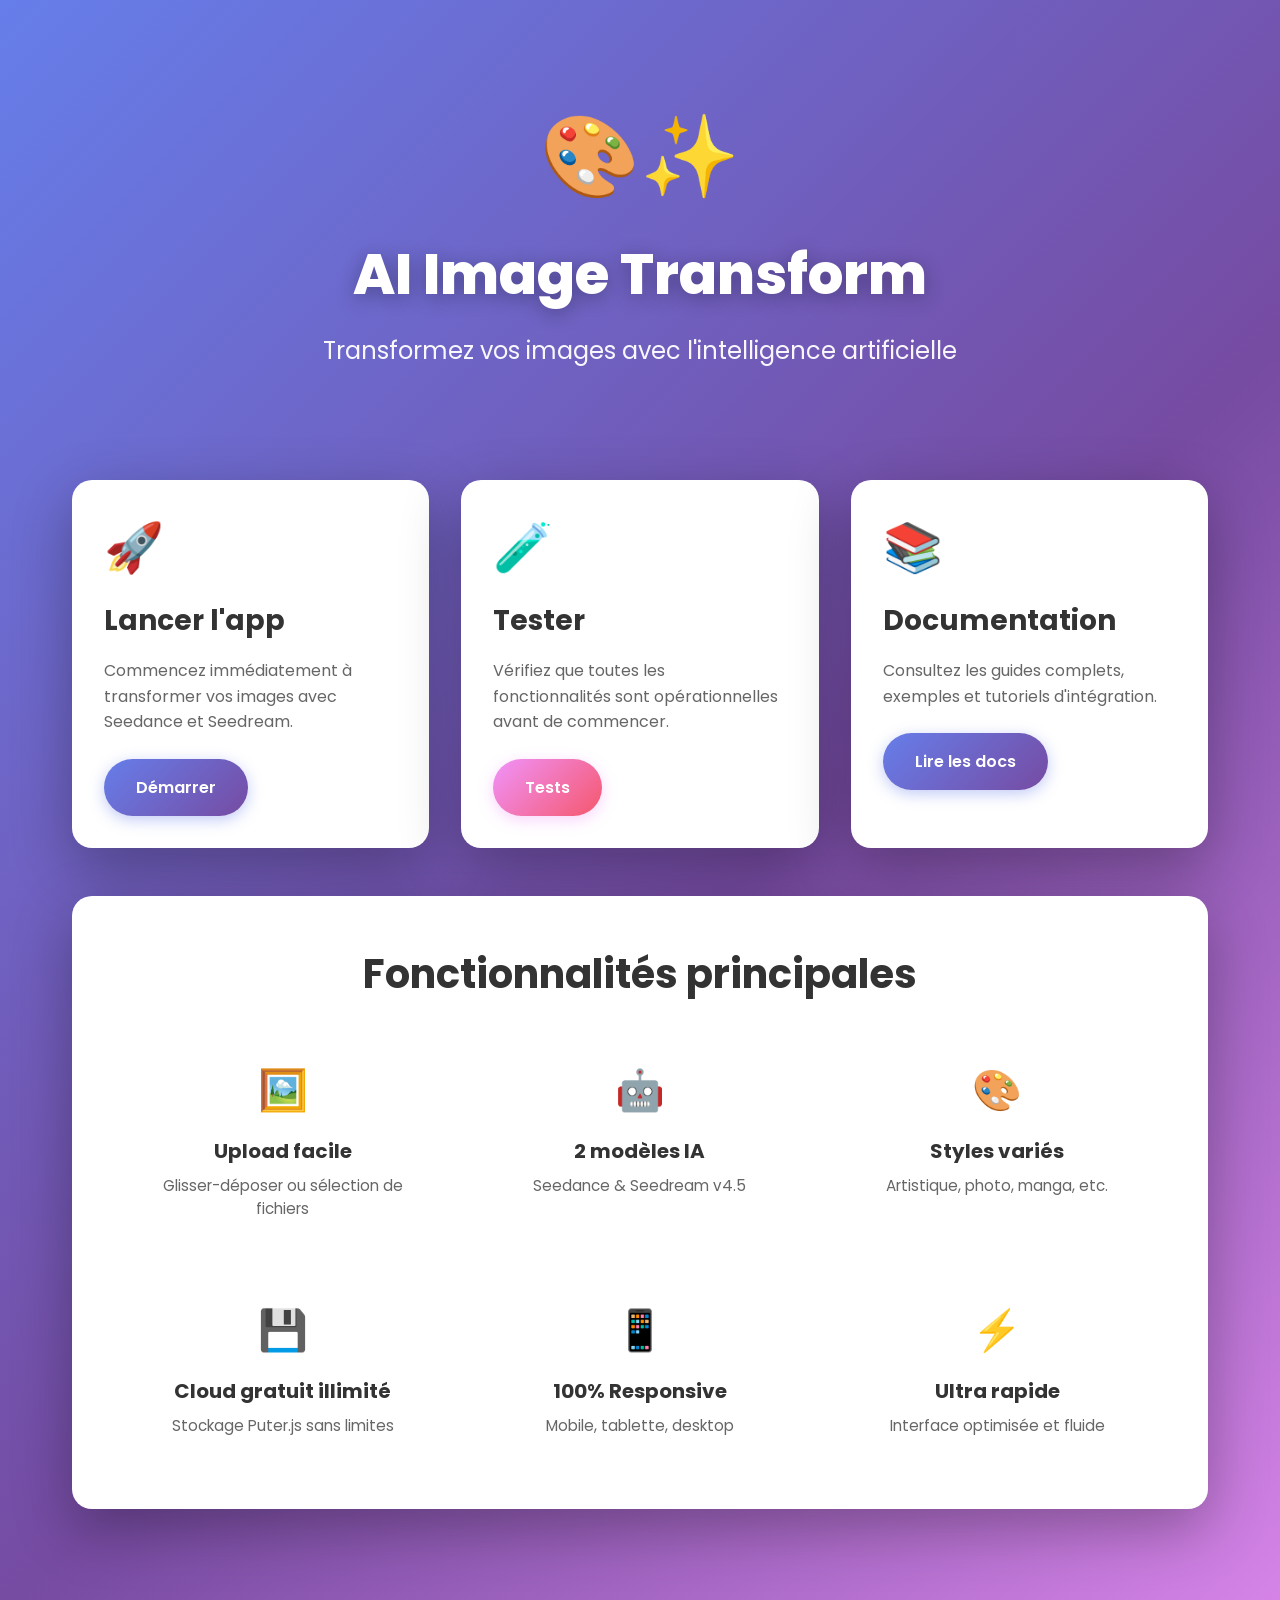
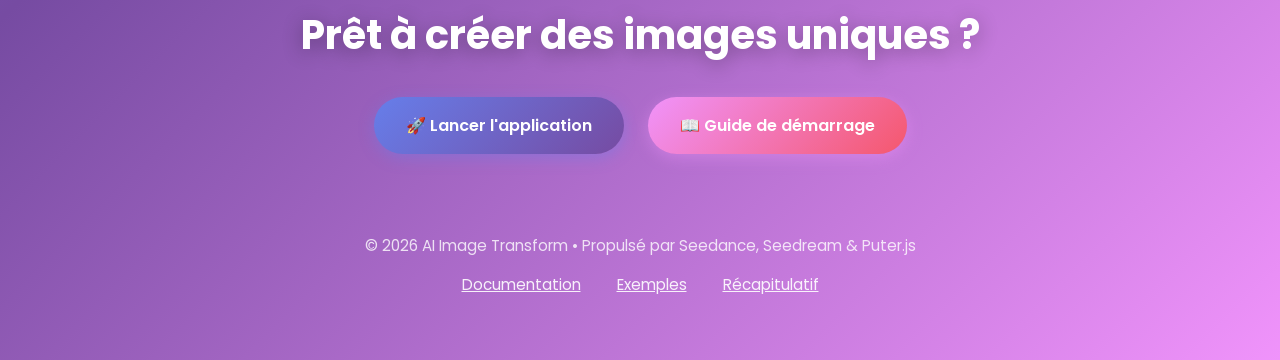
<file: welcome.html>
<!DOCTYPE html>
<html lang="fr">
<head>
    <meta charset="UTF-8">
    <meta name="viewport" content="width=device-width, initial-scale=1.0">
    <title>Bienvenue - AI Image Transform</title>
    <link href="https://fonts.googleapis.com/css2?family=Poppins:wght@400;600;700;800&display=swap" rel="stylesheet">
    <style>
        * {
            margin: 0;
            padding: 0;
            box-sizing: border-box;
        }
        
        body {
            font-family: 'Poppins', sans-serif;
            background: linear-gradient(135deg, #667eea 0%, #764ba2 50%, #f093fb 100%);
            min-height: 100vh;
            overflow-x: hidden;
        }
        
        .container {
            max-width: 1200px;
            margin: 0 auto;
            padding: 2rem;
        }
        
        .hero {
            text-align: center;
            padding: 4rem 0;
            animation: fadeInDown 1s ease;
        }
        
        @keyframes fadeInDown {
            from {
                opacity: 0;
                transform: translateY(-50px);
            }
            to {
                opacity: 1;
                transform: translateY(0);
            }
        }
        
        .logo {
            font-size: 5rem;
            margin-bottom: 1rem;
            animation: pulse 2s ease infinite;
        }
        
        @keyframes pulse {
            0%, 100% {
                transform: scale(1);
            }
            50% {
                transform: scale(1.1);
            }
        }
        
        h1 {
            color: white;
            font-size: 3.5rem;
            font-weight: 800;
            margin-bottom: 1rem;
            text-shadow: 0 4px 20px rgba(0,0,0,0.3);
        }
        
        .subtitle {
            color: rgba(255,255,255,0.95);
            font-size: 1.5rem;
            font-weight: 400;
            margin-bottom: 3rem;
        }
        
        .card-grid {
            display: grid;
            grid-template-columns: repeat(auto-fit, minmax(300px, 1fr));
            gap: 2rem;
            margin-bottom: 3rem;
        }
        
        .card {
            background: white;
            border-radius: 20px;
            padding: 2rem;
            box-shadow: 0 20px 60px rgba(0,0,0,0.3);
            transition: transform 0.3s ease, box-shadow 0.3s ease;
            animation: fadeInUp 1s ease;
            animation-fill-mode: both;
        }
        
        .card:nth-child(1) { animation-delay: 0.1s; }
        .card:nth-child(2) { animation-delay: 0.2s; }
        .card:nth-child(3) { animation-delay: 0.3s; }
        
        @keyframes fadeInUp {
            from {
                opacity: 0;
                transform: translateY(50px);
            }
            to {
                opacity: 1;
                transform: translateY(0);
            }
        }
        
        .card:hover {
            transform: translateY(-10px);
            box-shadow: 0 30px 80px rgba(0,0,0,0.4);
        }
        
        .card-icon {
            font-size: 3rem;
            margin-bottom: 1rem;
        }
        
        .card h2 {
            color: #333;
            font-size: 1.75rem;
            margin-bottom: 1rem;
        }
        
        .card p {
            color: #666;
            line-height: 1.6;
            margin-bottom: 1.5rem;
        }
        
        .btn {
            display: inline-block;
            background: linear-gradient(135deg, #667eea 0%, #764ba2 100%);
            color: white;
            padding: 1rem 2rem;
            border-radius: 50px;
            text-decoration: none;
            font-weight: 600;
            transition: transform 0.3s ease, box-shadow 0.3s ease;
            box-shadow: 0 4px 15px rgba(102, 126, 234, 0.4);
        }
        
        .btn:hover {
            transform: translateY(-2px);
            box-shadow: 0 8px 25px rgba(102, 126, 234, 0.6);
        }
        
        .btn-secondary {
            background: linear-gradient(135deg, #f093fb 0%, #f5576c 100%);
            box-shadow: 0 4px 15px rgba(240, 147, 251, 0.4);
        }
        
        .btn-secondary:hover {
            box-shadow: 0 8px 25px rgba(240, 147, 251, 0.6);
        }
        
        .features {
            background: white;
            border-radius: 20px;
            padding: 3rem;
            margin-bottom: 3rem;
            box-shadow: 0 20px 60px rgba(0,0,0,0.3);
            animation: fadeInUp 1s ease 0.4s both;
        }
        
        .features h2 {
            color: #333;
            font-size: 2.5rem;
            margin-bottom: 2rem;
            text-align: center;
        }
        
        .features-grid {
            display: grid;
            grid-template-columns: repeat(auto-fit, minmax(250px, 1fr));
            gap: 2rem;
        }
        
        .feature-item {
            text-align: center;
            padding: 1.5rem;
            border-radius: 15px;
            transition: background 0.3s ease;
        }
        
        .feature-item:hover {
            background: #f8f9fa;
        }
        
        .feature-item .icon {
            font-size: 2.5rem;
            margin-bottom: 1rem;
        }
        
        .feature-item h3 {
            color: #333;
            font-size: 1.25rem;
            margin-bottom: 0.5rem;
        }
        
        .feature-item p {
            color: #666;
            font-size: 0.95rem;
        }
        
        .cta {
            text-align: center;
            padding: 3rem 0;
            animation: fadeInUp 1s ease 0.5s both;
        }
        
        .cta h2 {
            color: white;
            font-size: 2.5rem;
            margin-bottom: 2rem;
            text-shadow: 0 4px 20px rgba(0,0,0,0.3);
        }
        
        .btn-group {
            display: flex;
            gap: 1.5rem;
            justify-content: center;
            flex-wrap: wrap;
        }
        
        .footer {
            text-align: center;
            color: rgba(255,255,255,0.8);
            padding: 2rem 0;
            font-size: 0.95rem;
        }
        
        @media (max-width: 768px) {
            h1 {
                font-size: 2.5rem;
            }
            
            .subtitle {
                font-size: 1.25rem;
            }
            
            .card-grid {
                grid-template-columns: 1fr;
            }
            
            .btn-group {
                flex-direction: column;
                align-items: center;
            }
            
            .btn {
                width: 80%;
            }
        }
    </style>
</head>
<body>
    <div class="container">
        <!-- Hero Section -->
        <div class="hero">
            <div class="logo">🎨✨</div>
            <h1>AI Image Transform</h1>
            <p class="subtitle">Transformez vos images avec l'intelligence artificielle</p>
        </div>
        
        <!-- Quick Start Cards -->
        <div class="card-grid">
            <div class="card">
                <div class="card-icon">🚀</div>
                <h2>Lancer l'app</h2>
                <p>Commencez immédiatement à transformer vos images avec Seedance et Seedream.</p>
                <a href="index.html" class="btn">Démarrer</a>
            </div>
            
            <div class="card">
                <div class="card-icon">🧪</div>
                <h2>Tester</h2>
                <p>Vérifiez que toutes les fonctionnalités sont opérationnelles avant de commencer.</p>
                <a href="test.html" class="btn btn-secondary">Tests</a>
            </div>
            
            <div class="card">
                <div class="card-icon">📚</div>
                <h2>Documentation</h2>
                <p>Consultez les guides complets, exemples et tutoriels d'intégration.</p>
                <a href="README.md" class="btn">Lire les docs</a>
            </div>
        </div>
        
        <!-- Features Section -->
        <div class="features">
            <h2>Fonctionnalités principales</h2>
            <div class="features-grid">
                <div class="feature-item">
                    <div class="icon">🖼️</div>
                    <h3>Upload facile</h3>
                    <p>Glisser-déposer ou sélection de fichiers</p>
                </div>
                
                <div class="feature-item">
                    <div class="icon">🤖</div>
                    <h3>2 modèles IA</h3>
                    <p>Seedance & Seedream v4.5</p>
                </div>
                
                <div class="feature-item">
                    <div class="icon">🎨</div>
                    <h3>Styles variés</h3>
                    <p>Artistique, photo, manga, etc.</p>
                </div>
                
                <div class="feature-item">
                    <div class="icon">💾</div>
                    <h3>Cloud gratuit illimité</h3>
                    <p>Stockage Puter.js sans limites</p>
                </div>
                
                <div class="feature-item">
                    <div class="icon">📱</div>
                    <h3>100% Responsive</h3>
                    <p>Mobile, tablette, desktop</p>
                </div>
                
                <div class="feature-item">
                    <div class="icon">⚡</div>
                    <h3>Ultra rapide</h3>
                    <p>Interface optimisée et fluide</p>
                </div>
            </div>
        </div>
        
        <!-- Call to Action -->
        <div class="cta">
            <h2>Prêt à créer des images uniques ?</h2>
            <div class="btn-group">
                <a href="index.html" class="btn">🚀 Lancer l'application</a>
                <a href="QUICKSTART.md" class="btn btn-secondary">📖 Guide de démarrage</a>
            </div>
        </div>
        
        <!-- Footer -->
        <div class="footer">
            <p>© 2026 AI Image Transform • Propulsé par Seedance, Seedream & Puter.js</p>
            <p style="margin-top: 1rem;">
                <a href="README.md" style="color: rgba(255,255,255,0.9); margin: 0 1rem;">Documentation</a>
                <a href="EXAMPLES.md" style="color: rgba(255,255,255,0.9); margin: 0 1rem;">Exemples</a>
                <a href="PROJECT_SUMMARY.md" style="color: rgba(255,255,255,0.9); margin: 0 1rem;">Récapitulatif</a>
            </p>
        </div>
    </div>
</body>
</html>
</file>
